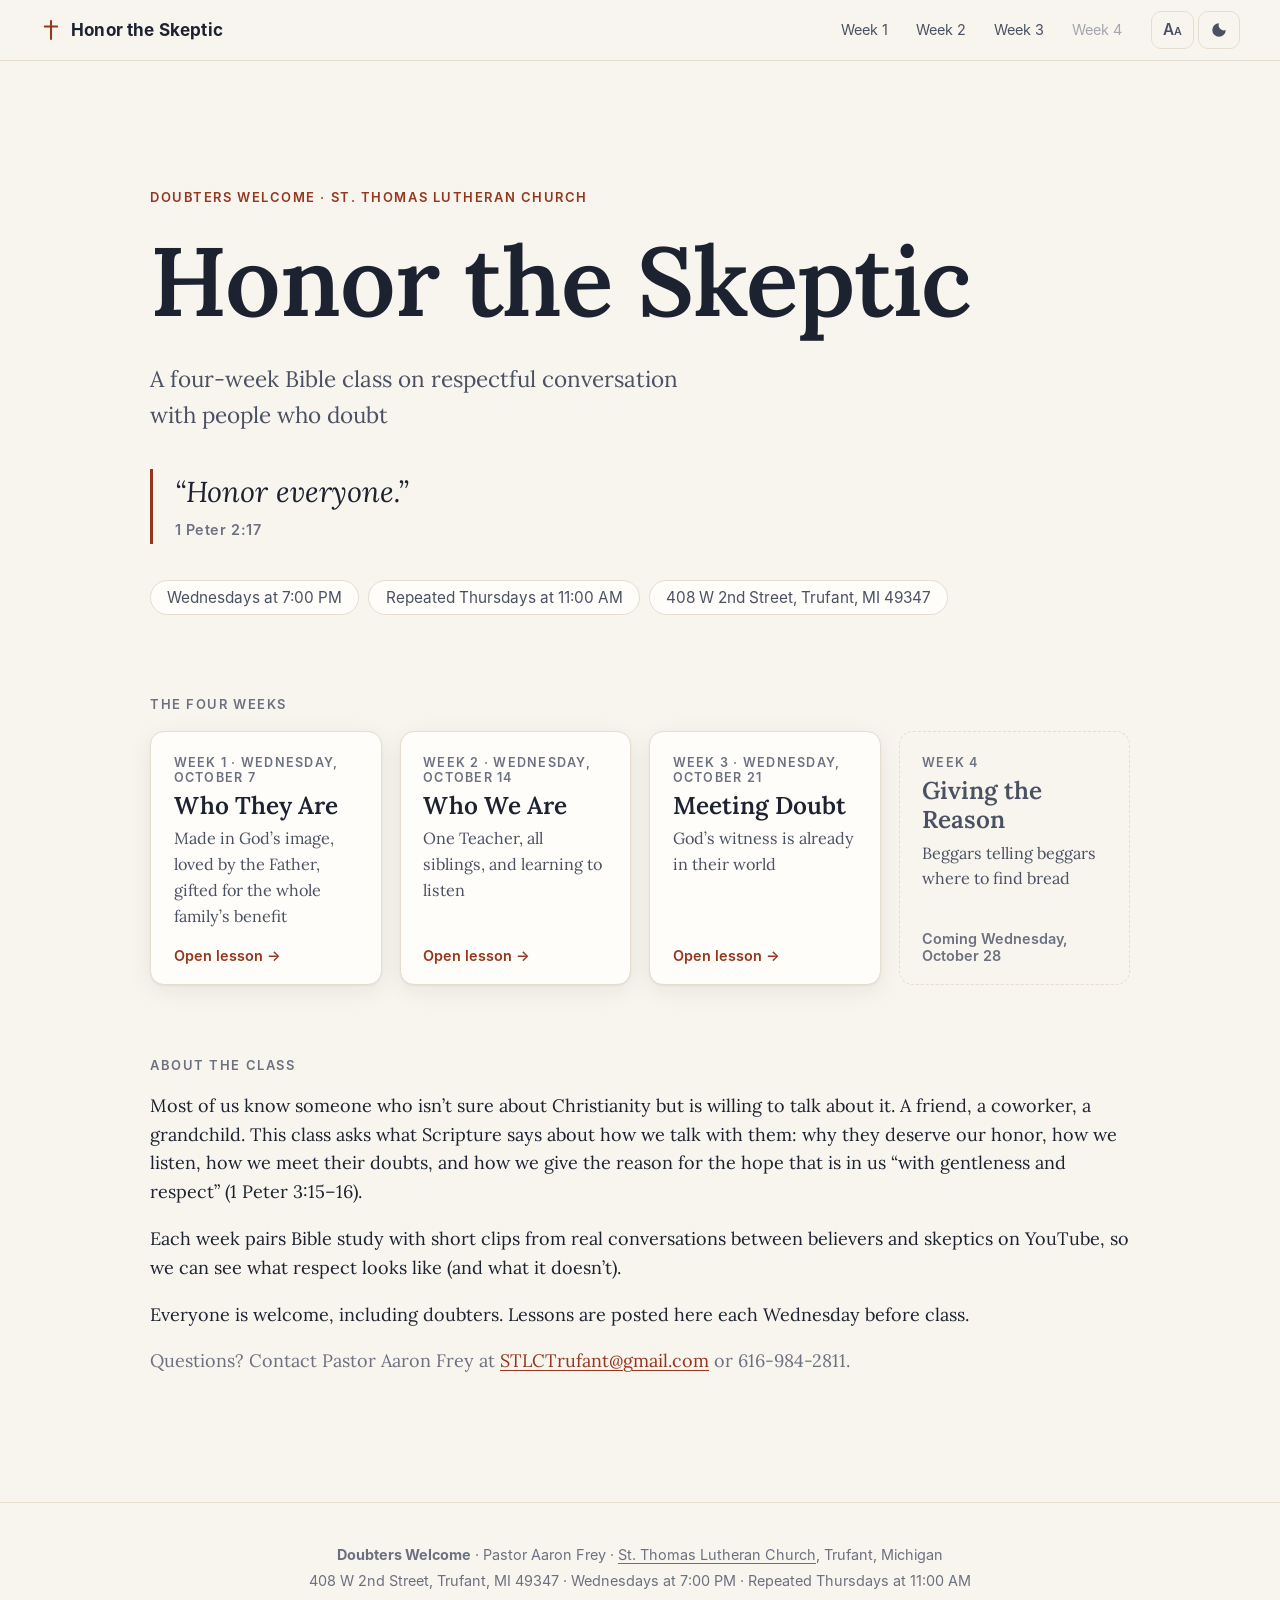
<file: public/index.html>
<!doctype html>
<html lang="en">
<head>
<meta charset="utf-8">
<meta name="viewport" content="width=device-width, initial-scale=1">
<title>Honor the Skeptic</title>
<meta name="description" content="A four-week Bible class on respectful conversation with people who doubt">
<meta property="og:title" content="Honor the Skeptic">
<meta property="og:description" content="A four-week Bible class on respectful conversation with people who doubt">
<meta property="og:type" content="website">
<meta property="og:url" content="https://honortheskeptic.stlctrufant.com/">
<meta property="og:image" content="https://honortheskeptic.stlctrufant.com/assets/img/og.png">
<link rel="icon" href="assets/img/favicon.svg" type="image/svg+xml">
<link rel="preload" href="assets/fonts/Lora.woff2" as="font" type="font/woff2" crossorigin>
<link rel="stylesheet" href="assets/style.css?v=202610211838">
<script>try{var t=localStorage.getItem('hts-theme');if(t)document.documentElement.dataset.theme=t;var s=localStorage.getItem('hts-size');if(s)document.documentElement.dataset.size=s;}catch(e){}</script>
</head>
<body class="home">
<header class="topbar">
  <a class="brand" href="">
    <svg class="brand-mark" viewBox="0 0 32 32" aria-hidden="true"><path d="M16 3v26M7 11h18" stroke="currentColor" stroke-width="3" stroke-linecap="round" fill="none"/></svg>
    <span>Honor the Skeptic</span>
  </a>
  <nav class="topnav" aria-label="Lessons">
<a href="week-1/">Week 1</a>
<a href="week-2/">Week 2</a>
<a href="week-3/">Week 3</a>
<span class="nav-soon" title="Coming Wednesday, October 28">Week 4</span>  </nav>
  <div class="tools">
    <button class="tool" data-action="size" title="Text size (+/-)" aria-label="Change text size"><span aria-hidden="true">A<small>A</small></span></button>
    <button class="tool" data-action="theme" title="Light / dark" aria-label="Toggle light or dark">
      <svg viewBox="0 0 24 24" aria-hidden="true"><path d="M12 3a9 9 0 1 0 9 9 7 7 0 0 1-9-9z" fill="currentColor"/></svg>
    </button>
  </div>
</header>
<main id="main">
<section class="hero">
  <p class="eyebrow">Doubters Welcome · St. Thomas Lutheran Church</p>
  <h1>Honor the Skeptic</h1>
  <p class="lede">A four-week Bible class on respectful conversation with people who doubt</p>
  <blockquote class="epigraph"><p>“Honor everyone.”</p><cite>1 Peter 2:17</cite></blockquote>
  <ul class="meet">
<li>Wednesdays at 7:00 PM</li><li>Repeated Thursdays at 11:00 AM</li>    <li>408 W 2nd Street, Trufant, MI 49347</li>
  </ul>
</section>

<section class="weeks" aria-labelledby="weeks-h">
  <h2 id="weeks-h" class="section-label">The four weeks</h2>
  <ol class="week-grid">
    <li class="week-card live">
      <a href="week-1/">
        <span class="wk">Week 1 · Wednesday, October 7</span>
        <span class="wt">Who They Are</span>
<span class="ws">Made in God’s image, loved by the Father, gifted for the whole family’s benefit</span>        <span class="go">Open lesson →</span>
      </a>
    </li>
    <li class="week-card live">
      <a href="week-2/">
        <span class="wk">Week 2 · Wednesday, October 14</span>
        <span class="wt">Who We Are</span>
<span class="ws">One Teacher, all siblings, and learning to listen</span>        <span class="go">Open lesson →</span>
      </a>
    </li>
    <li class="week-card live">
      <a href="week-3/">
        <span class="wk">Week 3 · Wednesday, October 21</span>
        <span class="wt">Meeting Doubt</span>
<span class="ws">God’s witness is already in their world</span>        <span class="go">Open lesson →</span>
      </a>
    </li>
    <li class="week-card soon">
      <div>
        <span class="wk">Week 4</span>
        <span class="wt">Giving the Reason</span>
<span class="ws">Beggars telling beggars where to find bread</span>        <span class="go">Coming Wednesday, October 28</span>
      </div>
    </li>
  </ol>
</section>

<section class="about prose">
  <h2 class="section-label">About the class</h2>
  <p>Most of us know someone who isn’t sure about Christianity but is willing to talk about it.
A friend, a coworker, a grandchild. This class asks what Scripture says about how we talk
with them: why they deserve our honor, how we listen, how we meet their doubts, and how we
give the reason for the hope that is in us “with gentleness and respect” (1 Peter 3:15–16).</p>
<p>Each week pairs Bible study with short clips from real conversations between believers and
skeptics on YouTube, so we can see what respect looks like (and what it doesn’t).</p>
<p>Everyone is welcome, including doubters. Lessons are posted here each Wednesday before class.</p>
  <p class="muted">Questions? Contact Pastor Aaron Frey at <a href="mailto:STLCTrufant@gmail.com">STLCTrufant@gmail.com</a> or 616-984-2811.</p>
</section>
</main>
<footer class="footer">
  <p><strong>Doubters Welcome</strong> · Pastor Aaron Frey · <a href="https://stlctrufant.com">St. Thomas Lutheran Church</a>, Trufant, Michigan</p>
  <p>408 W 2nd Street, Trufant, MI 49347 · Wednesdays at 7:00 PM · Repeated Thursdays at 11:00 AM</p>
</footer>
<div class="modal" id="clip-modal" hidden>
  <div class="modal-backdrop" data-action="close"></div>
  <div class="modal-box" role="dialog" aria-modal="true" aria-labelledby="clip-modal-title">
    <div class="modal-head">
      <p id="clip-modal-title"></p>
      <button class="tool" data-action="close" aria-label="Close video">✕</button>
    </div>
    <div class="modal-video"></div>
    <p class="modal-foot"><a class="modal-yt" href="#" target="_blank" rel="noopener">Open on YouTube ↗</a> <span class="kbd-hint">Esc to close</span></p>
  </div>
</div>
<script src="assets/app.js?v=202610211838"></script>
</body>
</html>
</file>
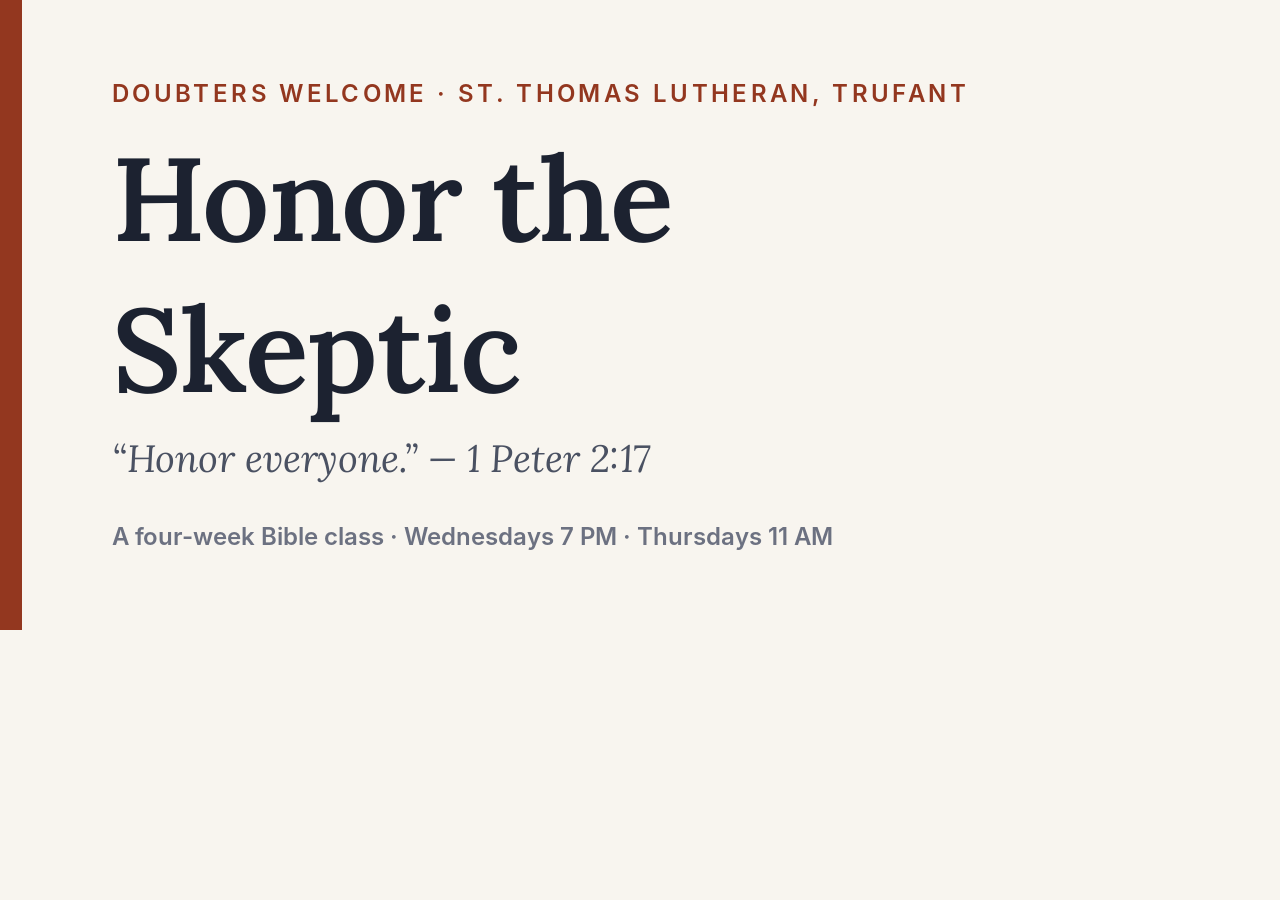
<file: tools/og.html>
<!doctype html><html><head><meta charset="utf-8"><style>
@font-face{font-family:Lora;src:url(../public/assets/fonts/Lora.woff2)}@font-face{font-family:Lora;font-style:italic;src:url(../public/assets/fonts/Lora-Italic.woff2)}@font-face{font-family:Inter;font-weight:600;src:url(../public/assets/fonts/Inter-SemiBold.woff2)}
body{margin:0;width:1200px;height:630px;background:#f8f5ef;color:#1c2230;font-family:Lora;display:flex;flex-direction:column;justify-content:center;padding:0 90px;box-sizing:border-box;border-left:22px solid #93371f}
.e{font:600 24px Inter;letter-spacing:.14em;text-transform:uppercase;color:#93371f}h1{font-size:118px;font-weight:600;margin:14px 0 10px;letter-spacing:-.01em}p{font-size:38px;color:#4a5162;margin:0;font-style:italic}.u{font:600 24px Inter;color:#6c7181;margin-top:40px}
</style></head><body><div class="e">Doubters Welcome · St. Thomas Lutheran, Trufant</div><h1>Honor the Skeptic</h1><p>“Honor everyone.” — 1 Peter 2:17</p><div class="u">A four-week Bible class · Wednesdays 7 PM · Thursdays 11 AM</div></body></html>
</file>
<file: public/assets/style.css>
/* Honor the Skeptic: site styles */
@font-face{font-family:"Lora";src:url(fonts/Lora.woff2) format("woff2");font-weight:400 700;font-style:normal;font-display:swap}
@font-face{font-family:"Lora";src:url(fonts/Lora-Italic.woff2) format("woff2");font-weight:400 700;font-style:italic;font-display:swap}
@font-face{font-family:"Inter";src:url(fonts/Inter-Regular.woff2) format("woff2");font-weight:400;font-display:swap}
@font-face{font-family:"Inter";src:url(fonts/Inter-SemiBold.woff2) format("woff2");font-weight:600;font-display:swap}
@font-face{font-family:"Inter";src:url(fonts/Inter-Bold.woff2) format("woff2");font-weight:700;font-display:swap}

:root{
  --paper:#f8f5ef; --card:#fffdf9; --ink:#1c2230; --ink-2:#4a5162; --muted:#6c7181;
  --line:#e4ddd0; --accent:#93371f; --accent-ink:#fff; --accent-soft:#f3e3dc; --gold:#a8812f;
  --shadow:0 1px 2px rgb(30 25 15 / .06),0 6px 24px rgb(30 25 15 / .07);
  --serif:"Lora",Georgia,"Times New Roman",serif;
  --sans:"Inter",system-ui,-apple-system,"Segoe UI",Roboto,sans-serif;
  --measure:68ch; --r:14px;
  color-scheme:light;
}
@media (prefers-color-scheme:dark){
  :root:not([data-theme="light"]){
    --paper:#14171d; --card:#1c2028; --ink:#ede8df; --ink-2:#c5c0b6; --muted:#9a968e;
    --line:#2e333d; --accent:#e58f70; --accent-ink:#1a0e09; --accent-soft:#3a2620; --gold:#d6b267;
    --shadow:0 1px 2px rgb(0 0 0 / .3),0 6px 24px rgb(0 0 0 / .25); color-scheme:dark;
  }
}
:root[data-theme="dark"]{
  --paper:#14171d; --card:#1c2028; --ink:#ede8df; --ink-2:#c5c0b6; --muted:#9a968e;
  --line:#2e333d; --accent:#e58f70; --accent-ink:#1a0e09; --accent-soft:#3a2620; --gold:#d6b267;
  --shadow:0 1px 2px rgb(0 0 0 / .3),0 6px 24px rgb(0 0 0 / .25); color-scheme:dark;
}

html{font-size:18px;-webkit-text-size-adjust:100%}
html[data-size="l"]{font-size:21px}
html[data-size="xl"]{font-size:25px}
*{box-sizing:border-box}
body{margin:0;background:var(--paper);color:var(--ink);font-family:var(--serif);line-height:1.6;text-rendering:optimizeLegibility}
a{color:var(--accent);text-underline-offset:.18em;text-decoration-thickness:1px}
a:hover{text-decoration-thickness:2px}
img{max-width:100%;display:block}
code{font-size:.85em}
:focus-visible{outline:3px solid var(--gold);outline-offset:3px;border-radius:4px}

/* bars */
.preview-banner{background:#7a5a00;color:#fff;font:600 .8rem/1.4 var(--sans);padding:.5rem 1rem;text-align:center}
.preview-banner code{background:rgb(255 255 255 / .15);padding:0 .3em;border-radius:3px}
.topbar{position:sticky;top:0;z-index:20;display:flex;align-items:center;gap:1rem;padding:.6rem clamp(16px,4vw,40px);
  background:color-mix(in srgb,var(--paper) 88%,transparent);backdrop-filter:blur(10px);border-bottom:1px solid var(--line);font-family:var(--sans)}
.brand{display:flex;align-items:center;gap:.5rem;color:var(--ink);text-decoration:none;font-weight:700;font-size:.95rem;letter-spacing:.01em;white-space:nowrap}
.brand-mark{width:22px;height:22px;color:var(--accent)}
.topnav{display:flex;gap:.25rem;margin-left:auto;overflow-x:auto;scrollbar-width:none}
.topnav a,.topnav span{font-size:.8rem;padding:.35rem .65rem;border-radius:999px;text-decoration:none;white-space:nowrap}
.topnav a{color:var(--ink-2)}
.topnav a:hover{background:var(--accent-soft);color:var(--ink)}
.topnav a[aria-current]{background:var(--ink);color:var(--paper)}
.nav-soon{color:var(--muted);opacity:.6}
.tools{display:flex;gap:.25rem}
.tool{font:600 .85rem var(--sans);color:var(--ink-2);background:transparent;border:1px solid var(--line);border-radius:10px;min-width:38px;height:38px;padding:0 .6rem;cursor:pointer;display:inline-flex;align-items:center;justify-content:center}
.tool:hover{background:var(--card);color:var(--ink)}
.tool svg{width:18px;height:18px}
.tool small{font-size:.7em}

main{padding:0 clamp(16px,4vw,40px)}
.footer{border-top:1px solid var(--line);margin-top:4rem;padding:2rem clamp(16px,4vw,40px) 3rem;font:.8rem/1.6 var(--sans);color:var(--muted);text-align:center}
.footer p{margin:.2rem 0}
.footer a{color:inherit}

/* type */
h1,h2,h3{font-weight:600;line-height:1.15;letter-spacing:-.01em;text-wrap:balance}
h1{font-size:clamp(2.2rem,6vw,3.6rem);margin:.2em 0 .25em}
h2{font-size:clamp(1.5rem,3.4vw,2.1rem);margin:0 0 .7em}
.eyebrow,.section-label,.kicker,.label{font:600 .72rem/1.3 var(--sans);letter-spacing:.12em;text-transform:uppercase;color:var(--accent)}
.section-label{color:var(--muted);margin:0 0 1rem}
.lede{font-size:1.25rem;color:var(--ink-2);margin:0 0 1rem;max-width:40ch;text-wrap:pretty}
.prose{max-width:var(--measure)}
.prose p{margin:0 0 1em}
.prose.small{font-size:.92rem}
.muted{color:var(--muted)}

/* home */
.hero{max-width:980px;margin:0 auto;padding:clamp(3rem,9vw,6.5rem) 0 2.5rem}
.hero h1{font-size:clamp(2.8rem,9vw,5.4rem)}
.epigraph{margin:2rem 0;padding:0 0 0 1.2rem;border-left:3px solid var(--accent)}
.epigraph p{font-style:italic;font-size:1.6rem;margin:0}
.epigraph cite{font:600 .8rem var(--sans);color:var(--muted);font-style:normal;letter-spacing:.04em}
.meet{list-style:none;padding:0;margin:2rem 0 0;display:flex;flex-wrap:wrap;gap:.5rem;font:500 .85rem var(--sans)}
.meet li{background:var(--card);border:1px solid var(--line);border-radius:999px;padding:.4rem .9rem;color:var(--ink-2)}
.weeks,.about{max-width:980px;margin:0 auto;padding:2rem 0}
.week-grid{list-style:none;margin:0;padding:0;display:grid;grid-template-columns:repeat(auto-fit,minmax(min(100%,220px),1fr));gap:1rem}
.week-card>a,.week-card>div{display:flex;flex-direction:column;gap:.35rem;height:100%;padding:1.25rem 1.25rem 1.1rem;border-radius:var(--r);border:1px solid var(--line);background:var(--card);text-decoration:none;color:var(--ink)}
.week-card.live>a{box-shadow:var(--shadow);transition:transform .15s,box-shadow .15s}
.week-card.live>a:hover{transform:translateY(-2px);border-color:var(--accent)}
.week-card.soon>div{background:transparent;border-style:dashed}
.week-card.soon .wt{color:var(--ink-2)}
.wk{font:600 .7rem var(--sans);letter-spacing:.1em;text-transform:uppercase;color:var(--muted)}
.wt{font-size:1.35rem;font-weight:600;line-height:1.2}
.ws{font-size:.9rem;color:var(--ink-2);flex:1}
.go{font:600 .8rem var(--sans);color:var(--accent);margin-top:.6rem}
.soon .go{color:var(--muted)}

/* lesson */
.lesson-wrap{max-width:900px;margin:0 auto}
.lesson-head{padding:clamp(2.5rem,7vw,5rem) 0 2rem;border-bottom:1px solid var(--line)}
.big-idea{font-size:1.3rem;line-height:1.45;margin:1.5rem 0;padding:1.1rem 1.3rem;background:var(--accent-soft);border-radius:var(--r);max-width:46ch;text-wrap:pretty}
.big-idea span{display:block;font:700 .68rem var(--sans);letter-spacing:.14em;text-transform:uppercase;color:var(--accent);margin-bottom:.3rem}
.lesson-actions{display:flex;flex-wrap:wrap;gap:.6rem;margin:1.5rem 0}
.btn{font:600 .85rem var(--sans);display:inline-flex;align-items:center;gap:.4rem;padding:.65rem 1rem;border-radius:10px;border:1px solid var(--line);background:var(--card);color:var(--ink);text-decoration:none;cursor:pointer}
.btn:hover{border-color:var(--ink-2)}
.btn.primary{background:var(--accent);border-color:var(--accent);color:var(--accent-ink)}
.toc ol{margin:0;padding-left:1.3rem;columns:2 16rem;font:.9rem/1.9 var(--sans)}
.toc a{color:var(--ink-2);text-decoration:none}
.toc a:hover{color:var(--accent);text-decoration:underline}

.block{padding:3rem 0;border-bottom:1px solid var(--line);scroll-margin-top:70px}
.kicker{margin:0 0 .5rem}
.big-question{font-size:clamp(1.6rem,4vw,2.4rem);line-height:1.3;font-style:italic;margin:0 0 1rem;max-width:30ch;text-wrap:balance}
.passages{display:grid;gap:1rem}
.passage{display:grid;grid-template-columns:minmax(9rem,auto) 1fr;gap:.2rem 1.25rem;align-items:baseline;padding:.85rem 0;border-top:1px dashed var(--line)}
.passage:first-child{border-top:0}
.passage .ref{margin:0;font:600 1rem var(--sans)}
.passage .ref a{text-decoration:none}
.passage .ref a::after{content:" ↗";font-size:.75em;opacity:.6}
.passage .pnote{margin:0;color:var(--ink-2)}
.passage.has-text{grid-template-columns:1fr}
.verse{margin:.3rem 0 .4rem;font-size:1.2rem;line-height:1.55;padding-left:1rem;border-left:3px solid var(--gold)}
.verse p{margin:0 0 .5em}

.clip{display:grid;grid-template-columns:minmax(0,1.15fr) minmax(0,1fr);gap:1.75rem;align-items:start}
.clip-play{position:relative;padding:0;border:0;border-radius:var(--r);overflow:hidden;cursor:pointer;background:#000;aspect-ratio:16/9;box-shadow:var(--shadow)}
.clip-play img{width:100%;height:100%;object-fit:cover;opacity:.82;transition:opacity .2s,transform .3s}
.clip-play:hover img{opacity:.6;transform:scale(1.02)}
.play-badge{position:absolute;left:50%;top:50%;transform:translate(-50%,-50%);display:flex;align-items:center;gap:.5rem;background:var(--accent);color:var(--accent-ink);font:700 1rem var(--sans);padding:.8rem 1.3rem;border-radius:999px;box-shadow:0 6px 20px rgb(0 0 0 / .35)}
.play-badge svg{width:22px;height:22px}
.clip-time{position:absolute;right:.6rem;bottom:.6rem;background:rgb(0 0 0 / .75);color:#fff;font:600 .75rem var(--sans);padding:.25rem .55rem;border-radius:6px}
.clip-title{font-size:1.2rem;font-weight:600;line-height:1.3;margin:0}
.clip-source{font:.8rem var(--sans);color:var(--muted);margin:.3rem 0 1rem}
.label{margin:1rem 0 .3rem}
.listen{margin:0;padding-left:1.2rem}
.listen li{margin:.25rem 0}
.ties,.clip-yt{font:.82rem var(--sans);color:var(--muted);margin:1rem 0 0}
.ties a{text-decoration:none}

.qlist{counter-reset:q;list-style:none;padding:0;margin:0;display:grid;gap:.75rem}
.qlist li{counter-increment:q;position:relative;padding:1rem 1.2rem 1rem 3.4rem;background:var(--card);border:1px solid var(--line);border-radius:var(--r);font-size:1.15rem;line-height:1.45;cursor:pointer;transition:border-color .15s,background .15s}
.qlist li::before{content:counter(q);position:absolute;left:1rem;top:1rem;width:1.6rem;height:1.6rem;border-radius:50%;background:var(--accent-soft);color:var(--accent);font:700 .8rem/1.6rem var(--sans);text-align:center}
.qlist li:hover{border-color:var(--ink-2)}
.qlist li.on{border-color:var(--accent);background:var(--accent-soft)}
.qlist.focus li:not(.on){opacity:.35}

.pull{margin:0;max-width:48ch}
.pull blockquote{margin:0;font-size:clamp(1.3rem,3vw,1.75rem);line-height:1.45;font-style:italic}
.pull blockquote p{margin:0 0 .5em}
.pull blockquote p:first-child::before{content:"“";color:var(--accent);font-size:1.6em;line-height:0;vertical-align:-.3em;margin-right:.08em}
.pull figcaption{font:600 .85rem var(--sans);color:var(--muted);margin-top:.5rem}
.pull figcaption::before{content:"— "}
.steps{padding-left:1.3rem}
.steps li{margin:.4rem 0}
.img figcaption{font:.85rem var(--sans);color:var(--muted);margin-top:.5rem}
.downloads{padding-left:1.2rem;font-family:var(--sans)}
.pager{display:flex;justify-content:space-between;gap:1rem;flex-wrap:wrap;padding:2rem 0;font:600 .9rem var(--sans)}
.pager a{text-decoration:none}

/* Original-language text: render large (niqqud & accents) */
.hebrew,[lang="he"]{font-family:"SBL Hebrew","Ezra SIL","Taamey Frank CLM","Times New Roman",serif;font-size:2.4em;line-height:1.6;direction:rtl;unicode-bidi:isolate}
.greek,[lang="grc"]{font-family:"SBL Greek","Gentium Plus","Palatino Linotype","Times New Roman",serif;font-size:1.4em}

/* modal video */
.modal{position:fixed;inset:0;z-index:100;display:grid;place-items:center;padding:clamp(8px,3vw,40px)}
.modal[hidden]{display:none}
.modal-backdrop{position:absolute;inset:0;background:rgb(8 8 10 / .88)}
.modal-box{position:relative;width:min(100%,calc((100vh - 140px) * 16 / 9));font-family:var(--sans)}
.modal-head{display:flex;justify-content:space-between;align-items:center;gap:1rem;color:#fff;margin-bottom:.5rem}
.modal-head p{margin:0;font-weight:600;font-size:.95rem}
.modal-head .tool{color:#fff;border-color:rgb(255 255 255 / .3)}
.modal-video{aspect-ratio:16/9;background:#000;border-radius:10px;overflow:hidden}
.modal-video iframe{width:100%;height:100%;border:0;display:block}
.modal-foot{display:flex;justify-content:space-between;margin:.6rem 0 0;font-size:.8rem}
.modal-foot a{color:#fff}
.kbd-hint{color:rgb(255 255 255 / .5)}

/* presenter mode */
.presenter-bar{position:fixed;left:50%;bottom:16px;transform:translateX(-50%);z-index:60;display:flex;align-items:center;gap:.4rem;background:var(--card);border:1px solid var(--line);border-radius:14px;padding:.35rem;box-shadow:var(--shadow);font-family:var(--sans);opacity:.35;transition:opacity .2s}
.presenter-bar:hover{opacity:1}
.presenter-bar[hidden]{display:none}
.pcount{font:600 .8rem var(--sans);color:var(--muted);min-width:4.5rem;text-align:center}
body.presenting{overflow:hidden}
body.presenting .topbar,body.presenting .footer,body.presenting .pager,body.presenting .preview-banner,body.presenting .toc,body.presenting .lesson-actions{display:none}
body.presenting main{padding:0}
body.presenting .lesson-wrap{max-width:none}
body.presenting [data-slide]{display:none}
body.presenting [data-slide].current{display:flex;flex-direction:column;justify-content:center;min-height:100vh;height:100vh;overflow:auto;padding:5vh 7vw 9vh;border:0;font-size:clamp(22px,2.1vw,42px)}
body.presenting [data-slide].current > *{max-width:min(100%,1500px)}
body.presenting .prose{max-width:62ch}
body.presenting .clip{grid-template-columns:1.3fr 1fr}
body.presenting .passages{gap:.4rem}
body.presenting .block-downloads{display:none}

@media (max-width:720px){
  .clip,body.presenting .clip{grid-template-columns:1fr}
  .passage{grid-template-columns:1fr}
  .topbar{gap:.5rem}
  .brand span{display:none}
  .topnav{margin-left:0;flex:1}
  .hero{padding-top:2.5rem}
}
@media print{
  .topbar,.tools,.lesson-actions,.presenter-bar,.modal,.toc{display:none!important}
  body{background:#fff;color:#000}
  .block{break-inside:avoid;padding:1.2rem 0}
}
</file>
